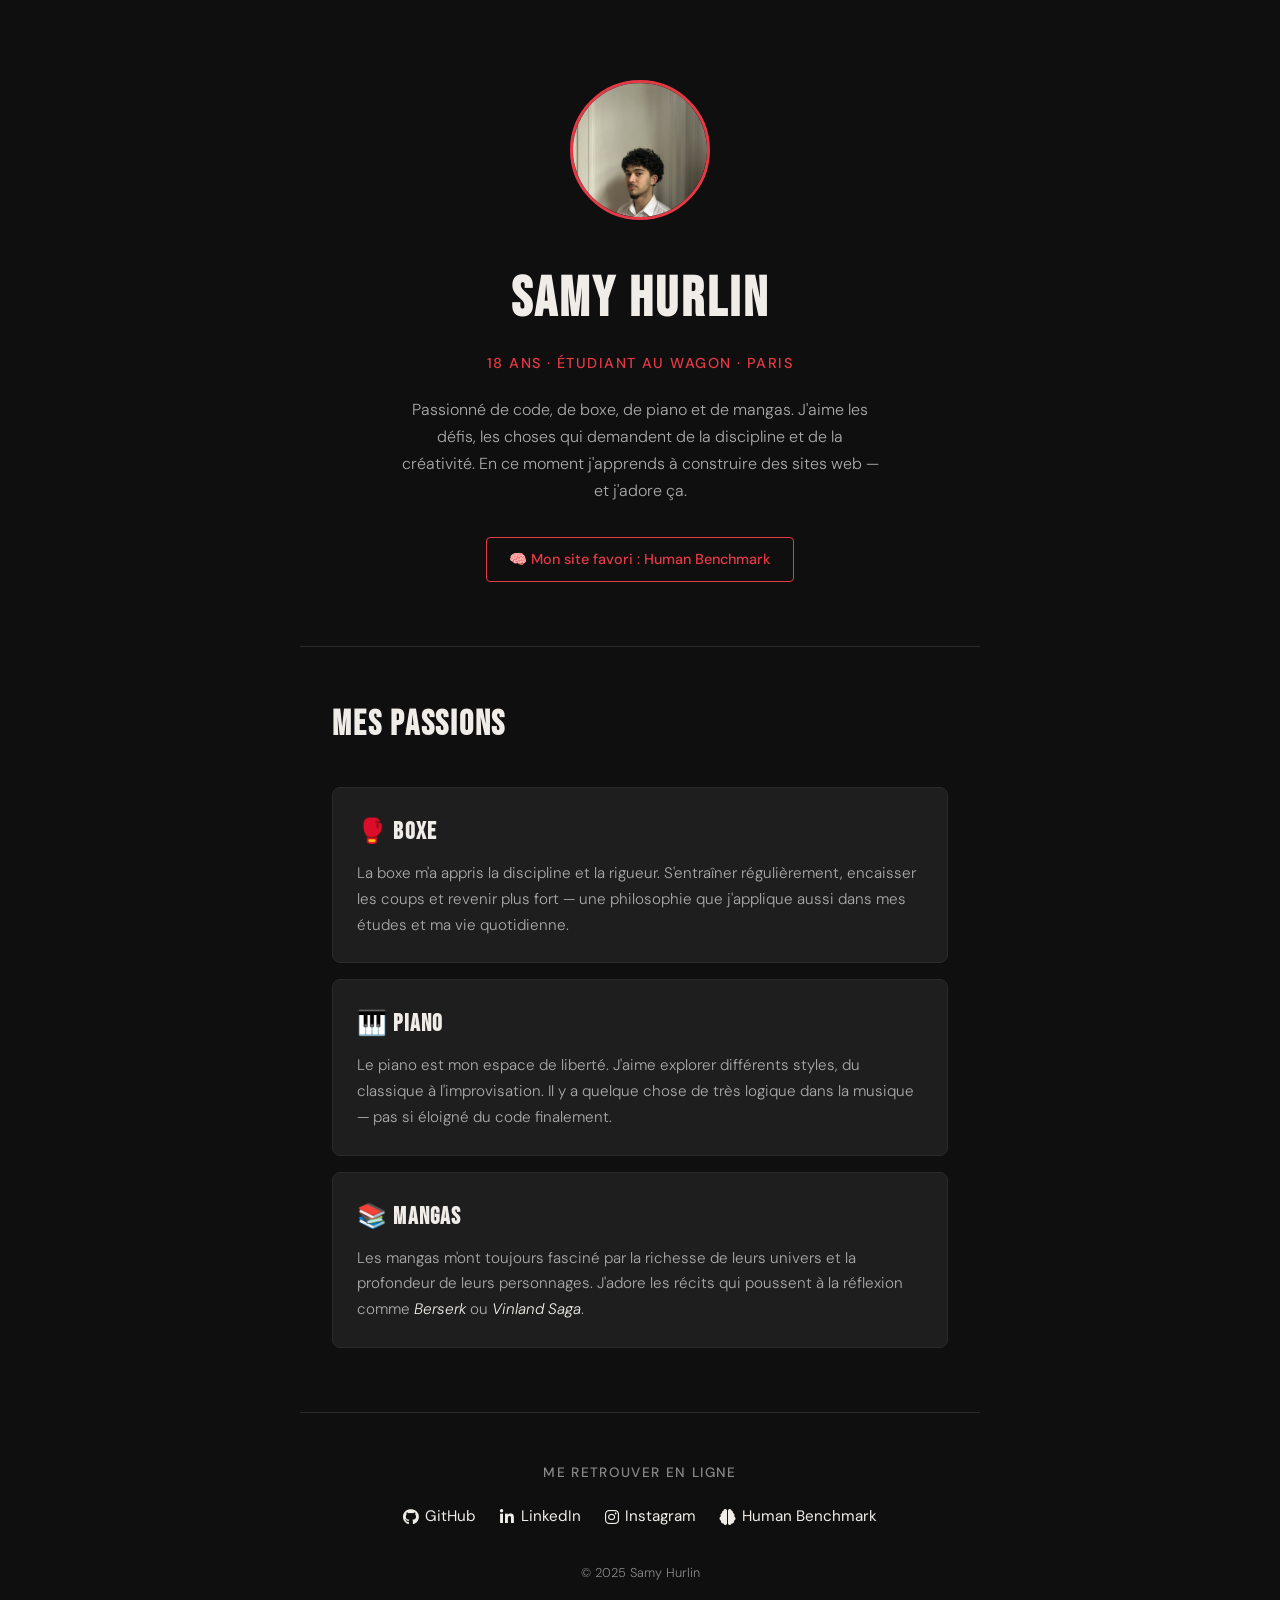
<file: index.html>
<!DOCTYPE html>
<html lang="fr">
<head>
  <title>Samy Hurlin</title>
  <meta name="description" content="Samy Hurlin, 18 ans. Passionné de piano, boxe et mangas.">
  <meta charset="utf-8">
  <meta name="viewport" content="width=device-width, initial-scale=1.0">
  <link rel="preconnect" href="https://fonts.googleapis.com">
  <link href="https://fonts.googleapis.com/css2?family=Bebas+Neue&family=DM+Sans:wght@300;400;500&display=swap" rel="stylesheet">
  <link rel="stylesheet" href="https://cdnjs.cloudflare.com/ajax/libs/font-awesome/6.5.0/css/all.min.css">
  <link rel="stylesheet" href="style.css">
</head>
<body>

  <!-- HEADER -->
  <header>
    <img src="profile.jpg" alt="Photo de profil de Samy Hurlin">
    <h1>Samy Hurlin</h1>
    <p class="subtitle">18 ans · Étudiant au Wagon · Paris</p>
    <p class="intro">
      Passionné de code, de boxe, de piano et de mangas. J'aime les défis, 
      les choses qui demandent de la discipline et de la créativité.
      En ce moment j'apprends à construire des sites web — et j'adore ça.
    </p>
    <a href="https://humanbenchmark.com" target="_blank" class="btn">
      🧠 Mon site favori : Human Benchmark
    </a>
  </header>

  <!-- PASSIONS -->
  <section>
    <h2>Mes passions</h2>

    <div class="card">
      <h3>🥊 Boxe</h3>
      <p>
        La boxe m'a appris la discipline et la rigueur. S'entraîner régulièrement, 
        encaisser les coups et revenir plus fort — une philosophie que j'applique 
        aussi dans mes études et ma vie quotidienne.
      </p>
    </div>

    <div class="card">
      <h3>🎹 Piano</h3>
      <p>
        Le piano est mon espace de liberté. J'aime explorer différents styles, 
        du classique à l'improvisation. Il y a quelque chose de très logique 
        dans la musique — pas si éloigné du code finalement.
      </p>
    </div>

    <div class="card">
      <h3>📚 Mangas</h3>
      <p>
        Les mangas m'ont toujours fasciné par la richesse de leurs univers 
        et la profondeur de leurs personnages. J'adore les récits qui poussent 
        à la réflexion comme <em>Berserk</em> ou <em>Vinland Saga</em>.
      </p>
    </div>
  </section>

  <!-- FOOTER -->
  <footer>
    <p>Me retrouver en ligne</p>
    <ul>
      <li>
        <a href="#" target="_blank">
          <i class="fab fa-github"></i> GitHub
        </a>
      </li>
      <li>
        <a href="#" target="_blank">
          <i class="fab fa-linkedin-in"></i> LinkedIn
        </a>
      </li>
      <li>
        <a href="#" target="_blank">
          <i class="fab fa-instagram"></i> Instagram
        </a>
      </li>
      <li>
        <a href="https://humanbenchmark.com" target="_blank">
          <i class="fas fa-brain"></i> Human Benchmark
        </a>
      </li>
    </ul>
    <p class="copyright">© 2025 Samy Hurlin</p>
  </footer>

</body>
</html>
</file>
<file: style.css>
/* ===========================
   VARIABLES & RESET
   =========================== */
:root {
  --black: #0f0f0f;
  --dark: #1a1a1a;
  --card-bg: #1e1e1e;
  --accent: #e63946;
  --white: #f0ede8;
  --muted: #888;
  --font-display: 'Bebas Neue', sans-serif;
  --font-body: 'DM Sans', sans-serif;
}

*, *::before, *::after {
  box-sizing: border-box;
  margin: 0;
  padding: 0;
}

body {
  background-color: var(--black);
  color: var(--white);
  font-family: var(--font-body);
  font-weight: 300;
  line-height: 1.7;
}

a {
  color: var(--accent);
  text-decoration: none;
  transition: opacity 0.2s;
}

a:hover {
  opacity: 0.75;
}

/* ===========================
   HEADER
   =========================== */
header {
  max-width: 680px;
  margin: 0 auto;
  padding: 5rem 2rem 4rem;
  text-align: center;
}

header img {
  width: 140px;
  height: 140px;
  border-radius: 50%;
  object-fit: cover;
  object-position: center top;
  border: 3px solid var(--accent);
  margin-bottom: 1.5rem;
}

h1 {
  font-family: var(--font-display);
  font-size: 3.5rem;
  letter-spacing: 0.05em;
  color: var(--white);
  margin-bottom: 0.25rem;
}

.subtitle {
  color: var(--accent);
  font-size: 0.9rem;
  font-weight: 500;
  letter-spacing: 0.1em;
  text-transform: uppercase;
  margin-bottom: 1.25rem;
}

.intro {
  color: #aaa;
  font-size: 1rem;
  max-width: 480px;
  margin: 0 auto 2rem;
}

.btn {
  display: inline-block;
  border: 1px solid var(--accent);
  color: var(--accent);
  padding: 0.6rem 1.4rem;
  border-radius: 4px;
  font-size: 0.9rem;
  font-weight: 500;
  transition: background 0.2s, color 0.2s;
}

.btn:hover {
  background: var(--accent);
  color: var(--white);
  opacity: 1;
}

/* ===========================
   SECTION PASSIONS
   =========================== */
section {
  max-width: 680px;
  margin: 0 auto;
  padding: 3rem 2rem;
  border-top: 1px solid #2a2a2a;
}

h2 {
  font-family: var(--font-display);
  font-size: 2.2rem;
  letter-spacing: 0.05em;
  margin-bottom: 2rem;
  color: var(--white);
}

.card {
  background: var(--card-bg);
  border: 1px solid #2a2a2a;
  border-radius: 8px;
  padding: 1.5rem;
  margin-bottom: 1rem;
  transition: border-color 0.2s, transform 0.2s;
}

.card:hover {
  border-color: var(--accent);
  transform: translateX(4px);
}

.card h3 {
  font-family: var(--font-display);
  font-size: 1.5rem;
  letter-spacing: 0.05em;
  margin-bottom: 0.5rem;
  color: var(--white);
}

.card p {
  color: #aaa;
  font-size: 0.95rem;
}

.card p em {
  color: var(--white);
  font-style: italic;
}

/* ===========================
   FOOTER
   =========================== */
footer {
  max-width: 680px;
  margin: 0 auto;
  padding: 3rem 2rem 4rem;
  border-top: 1px solid #2a2a2a;
  text-align: center;
}

footer > p:first-child {
  font-size: 0.85rem;
  font-weight: 500;
  letter-spacing: 0.1em;
  text-transform: uppercase;
  color: var(--muted);
  margin-bottom: 1.25rem;
}

footer ul {
  list-style: none;
  display: flex;
  justify-content: center;
  flex-wrap: wrap;
  gap: 0.75rem 1.5rem;
  margin-bottom: 2rem;
}

footer ul li a {
  color: var(--white);
  font-size: 0.95rem;
  font-weight: 400;
  display: flex;
  align-items: center;
  gap: 0.4rem;
  transition: color 0.2s;
}

footer ul li a:hover {
  color: var(--accent);
  opacity: 1;
}

footer ul li a i {
  font-size: 1rem;
}

.copyright {
  color: var(--muted);
  font-size: 0.8rem;
}
</file>
